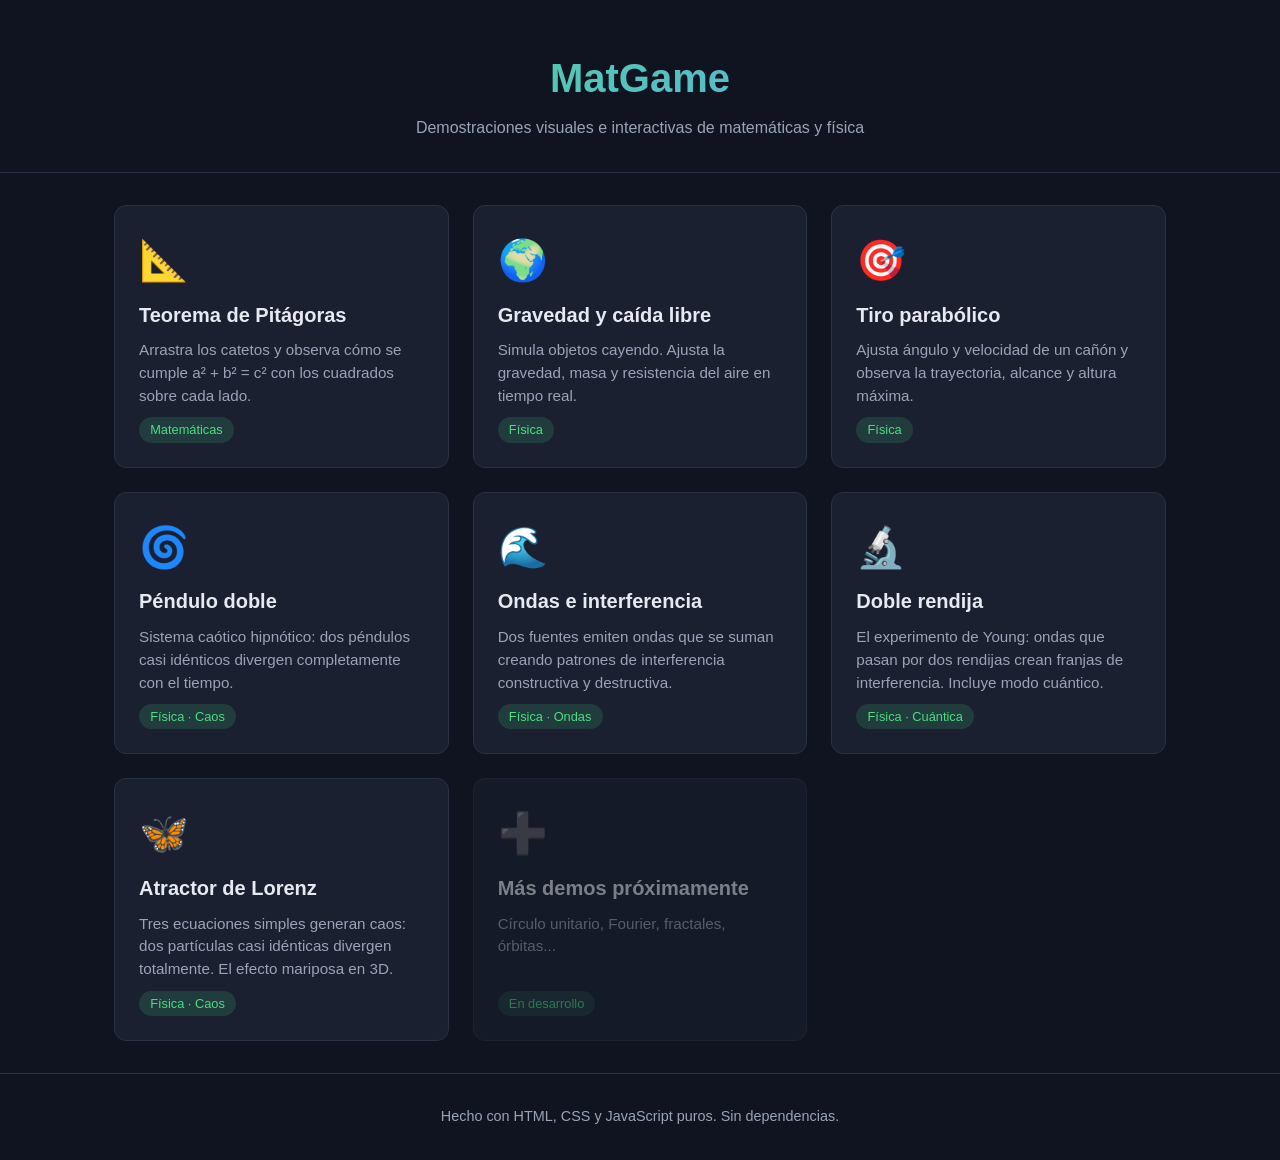
<file: index.html>
<!DOCTYPE html>
<html lang="es">
<head>
<meta charset="UTF-8">
<meta name="viewport" content="width=device-width, initial-scale=1.0">
<title>MatGame — Demostraciones Interactivas</title>
<link rel="stylesheet" href="styles.css">
</head>
<body>
<header>
  <h1>MatGame</h1>
  <p class="subtitle">Demostraciones visuales e interactivas de matemáticas y física</p>
</header>

<main class="grid">
  <a class="card" href="demos/pitagoras.html">
    <div class="card-icon">📐</div>
    <h2>Teorema de Pitágoras</h2>
    <p>Arrastra los catetos y observa cómo se cumple a² + b² = c² con los cuadrados sobre cada lado.</p>
    <span class="tag">Matemáticas</span>
  </a>

  <a class="card" href="demos/gravedad.html">
    <div class="card-icon">🌍</div>
    <h2>Gravedad y caída libre</h2>
    <p>Simula objetos cayendo. Ajusta la gravedad, masa y resistencia del aire en tiempo real.</p>
    <span class="tag">Física</span>
  </a>

  <a class="card" href="demos/parabolico.html">
    <div class="card-icon">🎯</div>
    <h2>Tiro parabólico</h2>
    <p>Ajusta ángulo y velocidad de un cañón y observa la trayectoria, alcance y altura máxima.</p>
    <span class="tag">Física</span>
  </a>

  <a class="card" href="demos/pendulo.html">
    <div class="card-icon">🌀</div>
    <h2>Péndulo doble</h2>
    <p>Sistema caótico hipnótico: dos péndulos casi idénticos divergen completamente con el tiempo.</p>
    <span class="tag">Física · Caos</span>
  </a>

  <a class="card" href="demos/ondas.html">
    <div class="card-icon">🌊</div>
    <h2>Ondas e interferencia</h2>
    <p>Dos fuentes emiten ondas que se suman creando patrones de interferencia constructiva y destructiva.</p>
    <span class="tag">Física · Ondas</span>
  </a>

  <a class="card" href="demos/rendija.html">
    <div class="card-icon">🔬</div>
    <h2>Doble rendija</h2>
    <p>El experimento de Young: ondas que pasan por dos rendijas crean franjas de interferencia. Incluye modo cuántico.</p>
    <span class="tag">Física · Cuántica</span>
  </a>

  <a class="card" href="demos/lorenz.html">
    <div class="card-icon">🦋</div>
    <h2>Atractor de Lorenz</h2>
    <p>Tres ecuaciones simples generan caos: dos partículas casi idénticas divergen totalmente. El efecto mariposa en 3D.</p>
    <span class="tag">Física · Caos</span>
  </a>

  <div class="card card-disabled">
    <div class="card-icon">➕</div>
    <h2>Más demos próximamente</h2>
    <p>Círculo unitario, Fourier, fractales, órbitas...</p>
    <span class="tag">En desarrollo</span>
  </div>
</main>

<footer>
  <p>Hecho con HTML, CSS y JavaScript puros. Sin dependencias.</p>
</footer>
</body>
</html>
</file>
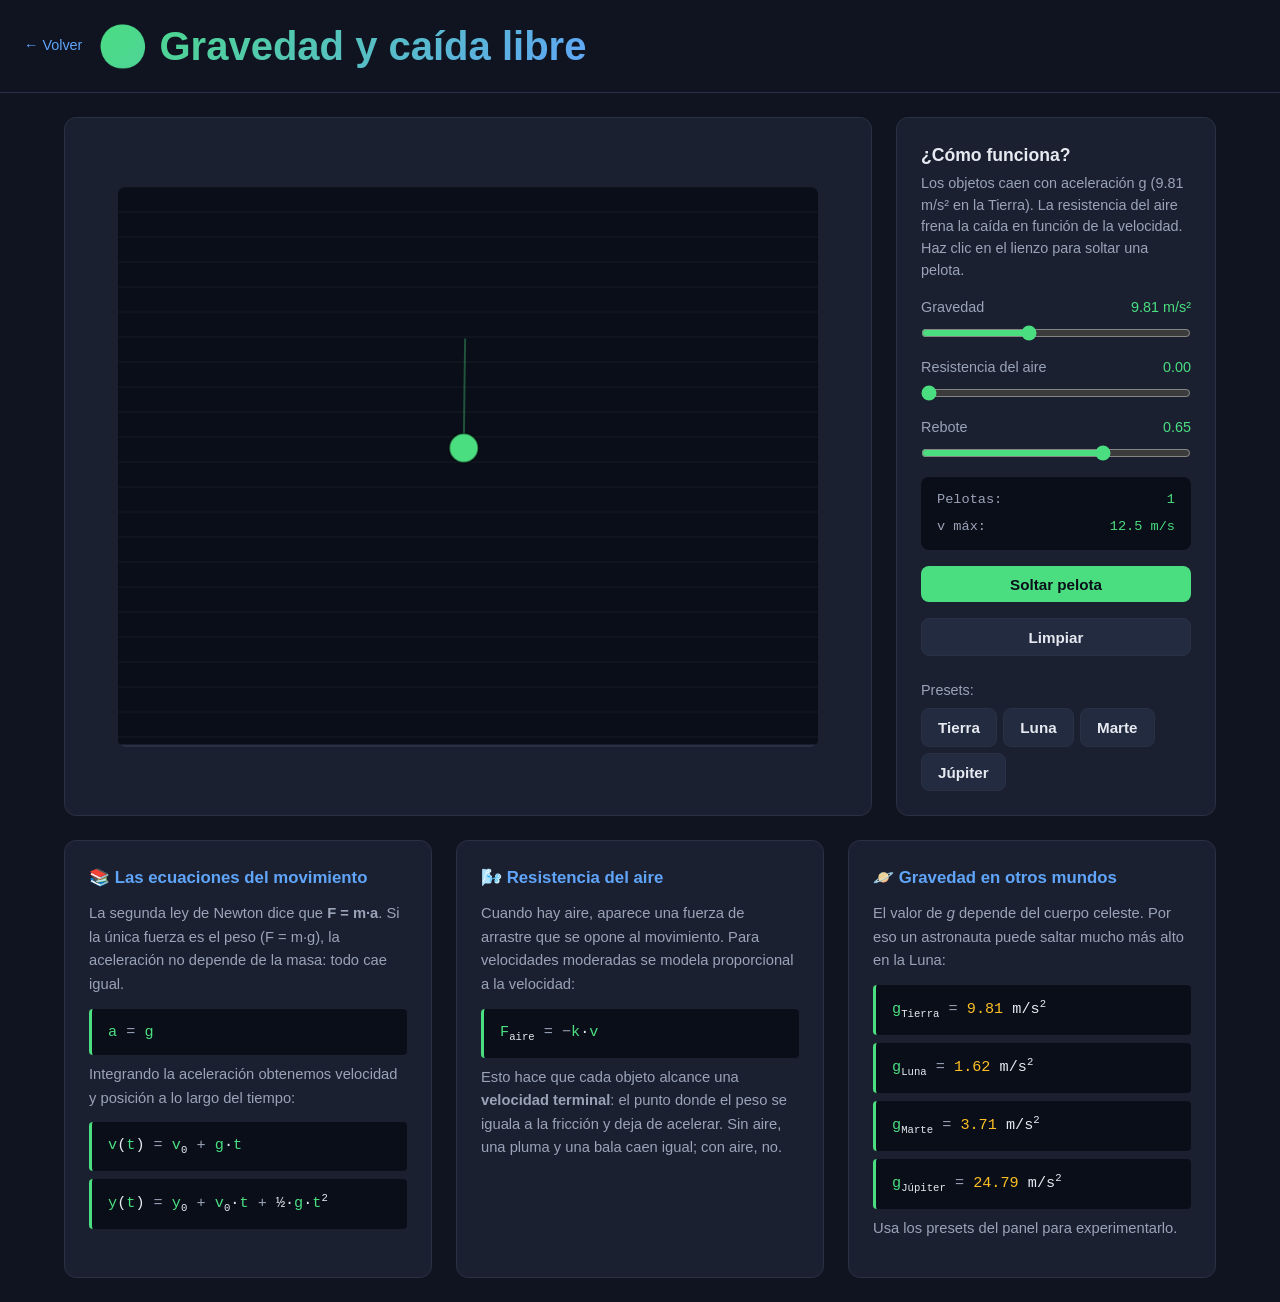
<file: demos/gravedad.html>
<!DOCTYPE html>
<html lang="es">
<head>
<meta charset="UTF-8">
<meta name="viewport" content="width=device-width, initial-scale=1.0">
<title>Gravedad — MatGame</title>
<link rel="stylesheet" href="../styles.css">
</head>
<body>
<header class="demo-header">
  <a href="../index.html" class="back-link">← Volver</a>
  <h1>🌍 Gravedad y caída libre</h1>
</header>

<main class="demo-layout">
  <div class="canvas-wrap">
    <canvas id="canvas" width="700" height="560"></canvas>
  </div>

  <aside class="controls">
    <div>
      <h3>¿Cómo funciona?</h3>
      <p class="description">
        Los objetos caen con aceleración g (9.81 m/s² en la Tierra). La resistencia del aire
        frena la caída en función de la velocidad. Haz clic en el lienzo para soltar una pelota.
      </p>
    </div>

    <div class="control-group">
      <label>Gravedad <span id="g-val">9.81 m/s²</span></label>
      <input type="range" id="g" min="0" max="25" step="0.1" value="9.81">
    </div>
    <div class="control-group">
      <label>Resistencia del aire <span id="d-val">0.00</span></label>
      <input type="range" id="drag" min="0" max="0.05" step="0.001" value="0">
    </div>
    <div class="control-group">
      <label>Rebote <span id="b-val">0.65</span></label>
      <input type="range" id="bounce" min="0" max="0.95" step="0.05" value="0.65">
    </div>

    <div class="stats">
      <span class="label">Pelotas:</span><span class="value" id="count">0</span>
      <span class="label">v máx:</span><span class="value" id="vmax">0 m/s</span>
    </div>

    <button id="add">Soltar pelota</button>
    <button class="secondary" id="clear">Limpiar</button>

    <div>
      <p class="description" style="margin-top:0.5rem">
        Presets:
      </p>
      <div style="display:flex; gap:0.4rem; flex-wrap:wrap; margin-top:0.4rem">
        <button class="secondary" data-g="9.81">Tierra</button>
        <button class="secondary" data-g="1.62">Luna</button>
        <button class="secondary" data-g="3.71">Marte</button>
        <button class="secondary" data-g="24.79">Júpiter</button>
      </div>
    </div>
  </aside>
</main>

<section class="theory">
  <div class="theory-card">
    <h3>📚 Las ecuaciones del movimiento</h3>
    <p>La segunda ley de Newton dice que <strong>F = m·a</strong>. Si la única fuerza es el peso (F = m·g), la aceleración no depende de la masa: todo cae igual.</p>
    <div class="formula"><span class="var">a</span> <span class="op">=</span> <span class="var">g</span></div>
    <p>Integrando la aceleración obtenemos velocidad y posición a lo largo del tiempo:</p>
    <div class="formula"><span class="var">v</span>(<span class="var">t</span>) <span class="op">=</span> <span class="var">v</span><sub>0</sub> <span class="op">+</span> <span class="var">g</span>·<span class="var">t</span></div>
    <div class="formula"><span class="var">y</span>(<span class="var">t</span>) <span class="op">=</span> <span class="var">y</span><sub>0</sub> <span class="op">+</span> <span class="var">v</span><sub>0</sub>·<span class="var">t</span> <span class="op">+</span> ½·<span class="var">g</span>·<span class="var">t</span><sup>2</sup></div>
  </div>

  <div class="theory-card">
    <h3>🌬️ Resistencia del aire</h3>
    <p>Cuando hay aire, aparece una fuerza de arrastre que se opone al movimiento. Para velocidades moderadas se modela proporcional a la velocidad:</p>
    <div class="formula"><span class="var">F</span><sub>aire</sub> <span class="op">= −</span><span class="var">k</span>·<span class="var">v</span></div>
    <p>Esto hace que cada objeto alcance una <strong>velocidad terminal</strong>: el punto donde el peso se iguala a la fricción y deja de acelerar. Sin aire, una pluma y una bala caen igual; con aire, no.</p>
  </div>

  <div class="theory-card">
    <h3>🪐 Gravedad en otros mundos</h3>
    <p>El valor de <em>g</em> depende del cuerpo celeste. Por eso un astronauta puede saltar mucho más alto en la Luna:</p>
    <div class="formula"><span class="var">g</span><sub>Tierra</sub> <span class="op">=</span> <span class="num">9.81</span> m/s<sup>2</sup></div>
    <div class="formula"><span class="var">g</span><sub>Luna</sub> <span class="op">=</span> <span class="num">1.62</span> m/s<sup>2</sup></div>
    <div class="formula"><span class="var">g</span><sub>Marte</sub> <span class="op">=</span> <span class="num">3.71</span> m/s<sup>2</sup></div>
    <div class="formula"><span class="var">g</span><sub>Júpiter</sub> <span class="op">=</span> <span class="num">24.79</span> m/s<sup>2</sup></div>
    <p>Usa los presets del panel para experimentarlo.</p>
  </div>
</section>

<script src="gravedad.js"></script>
</body>
</html>
</file>
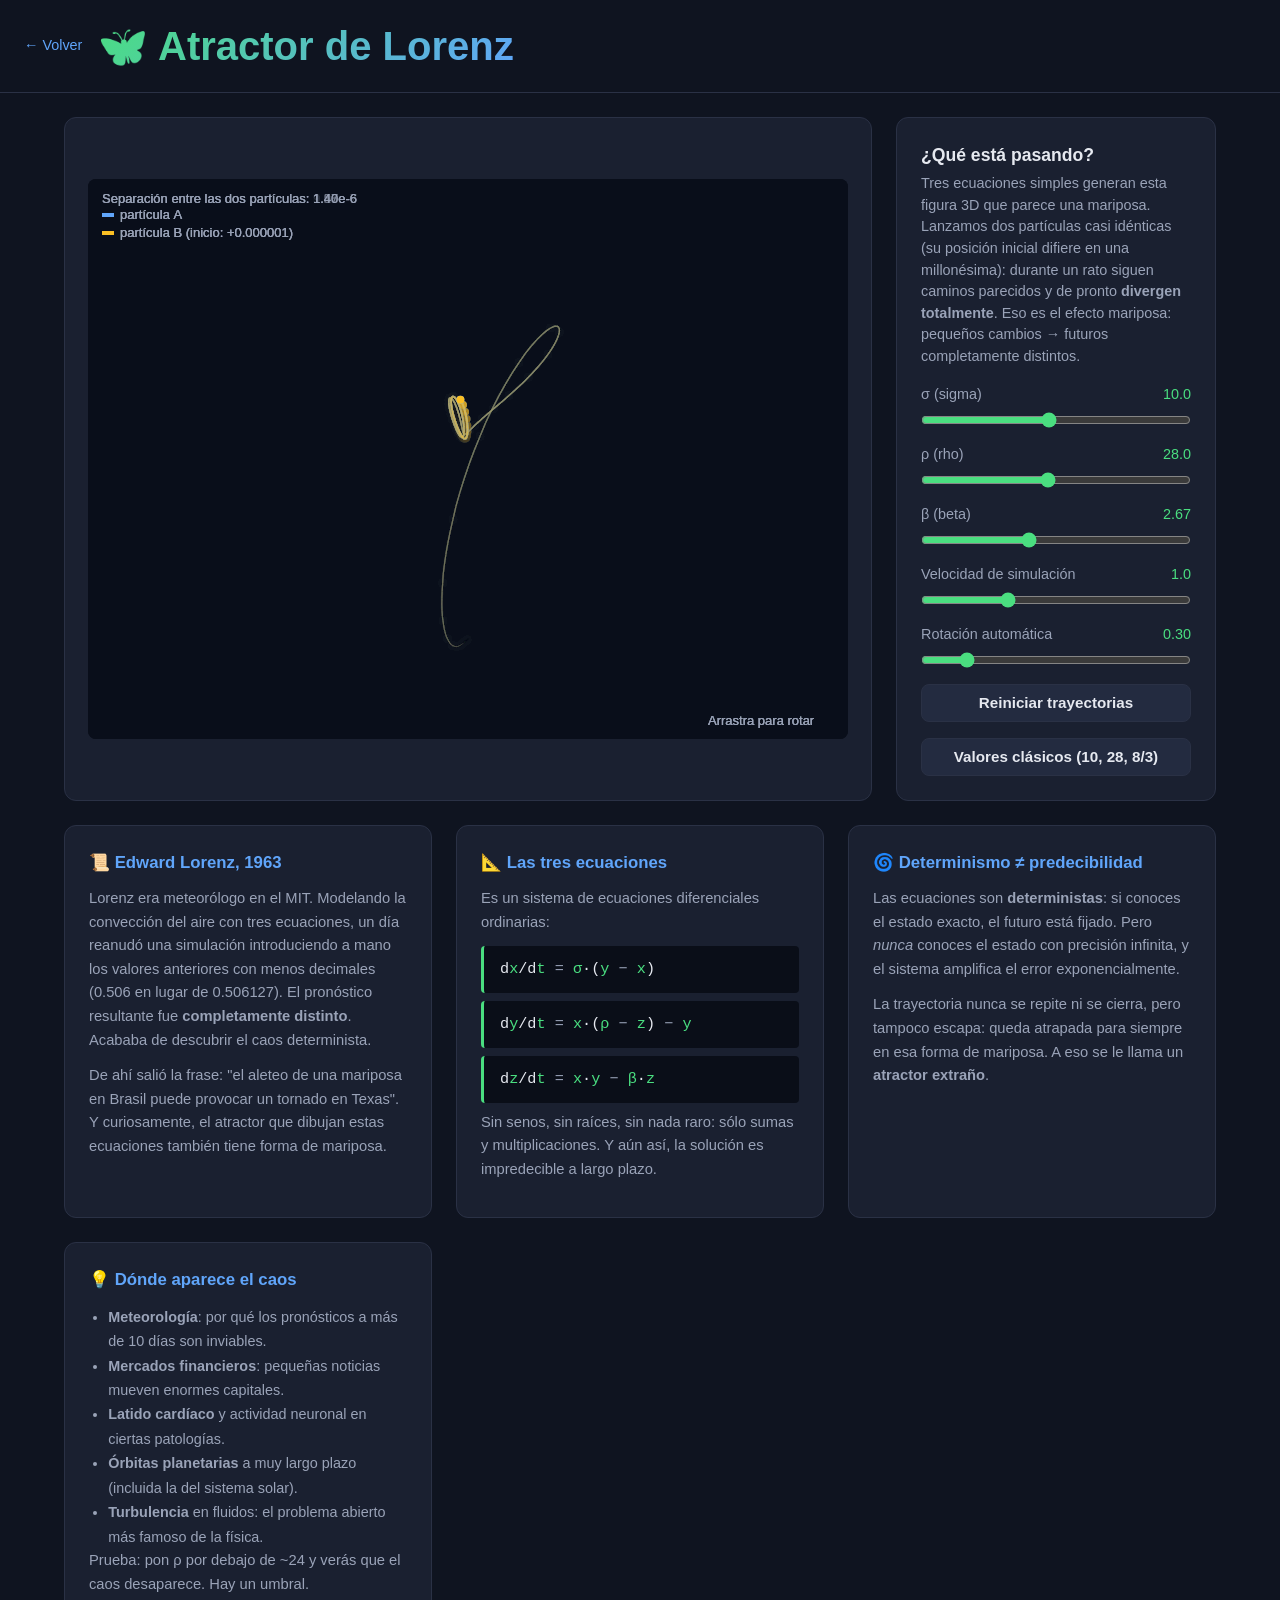
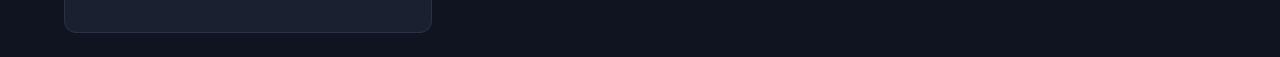
<file: demos/lorenz.html>
<!DOCTYPE html>
<html lang="es">
<head>
<meta charset="UTF-8">
<meta name="viewport" content="width=device-width, initial-scale=1.0">
<title>Atractor de Lorenz — MatGame</title>
<link rel="stylesheet" href="../styles.css">
</head>
<body>
<header class="demo-header">
  <a href="../index.html" class="back-link">← Volver</a>
  <h1>🦋 Atractor de Lorenz</h1>
</header>

<main class="demo-layout">
  <div class="canvas-wrap">
    <canvas id="canvas" width="760" height="560"></canvas>
  </div>

  <aside class="controls">
    <div>
      <h3>¿Qué está pasando?</h3>
      <p class="description">
        Tres ecuaciones simples generan esta figura 3D que parece una mariposa. Lanzamos
        dos partículas casi idénticas (su posición inicial difiere en una millonésima):
        durante un rato siguen caminos parecidos y de pronto <strong>divergen totalmente</strong>.
        Eso es el efecto mariposa: pequeños cambios → futuros completamente distintos.
      </p>
    </div>

    <div class="control-group">
      <label>σ (sigma) <span id="sg-val">10.0</span></label>
      <input type="range" id="sg" min="1" max="20" step="0.1" value="10">
    </div>
    <div class="control-group">
      <label>ρ (rho) <span id="rh-val">28.0</span></label>
      <input type="range" id="rh" min="0" max="60" step="0.1" value="28">
    </div>
    <div class="control-group">
      <label>β (beta) <span id="bt-val">2.67</span></label>
      <input type="range" id="bt" min="0.5" max="6" step="0.01" value="2.67">
    </div>
    <div class="control-group">
      <label>Velocidad de simulación <span id="sp-val">1.0</span></label>
      <input type="range" id="sp" min="0.1" max="3" step="0.1" value="1">
    </div>
    <div class="control-group">
      <label>Rotación automática <span id="rot-val">0.30</span></label>
      <input type="range" id="rot" min="0" max="2" step="0.05" value="0.3">
    </div>

    <button class="secondary" id="reset">Reiniciar trayectorias</button>
    <button class="secondary" id="preset">Valores clásicos (10, 28, 8/3)</button>
  </aside>
</main>

<section class="theory">
  <div class="theory-card">
    <h3>📜 Edward Lorenz, 1963</h3>
    <p>
      Lorenz era meteorólogo en el MIT. Modelando la convección del aire con tres ecuaciones,
      un día reanudó una simulación introduciendo a mano los valores anteriores con menos
      decimales (0.506 en lugar de 0.506127). El pronóstico resultante fue <strong>completamente
      distinto</strong>. Acababa de descubrir el caos determinista.
    </p>
    <p>
      De ahí salió la frase: "el aleteo de una mariposa en Brasil puede provocar un tornado
      en Texas". Y curiosamente, el atractor que dibujan estas ecuaciones también tiene
      forma de mariposa.
    </p>
  </div>

  <div class="theory-card">
    <h3>📐 Las tres ecuaciones</h3>
    <p>Es un sistema de ecuaciones diferenciales ordinarias:</p>
    <div class="formula">d<span class="var">x</span>/d<span class="var">t</span> <span class="op">=</span> <span class="var">σ</span>·(<span class="var">y</span> <span class="op">−</span> <span class="var">x</span>)</div>
    <div class="formula">d<span class="var">y</span>/d<span class="var">t</span> <span class="op">=</span> <span class="var">x</span>·(<span class="var">ρ</span> <span class="op">−</span> <span class="var">z</span>) <span class="op">−</span> <span class="var">y</span></div>
    <div class="formula">d<span class="var">z</span>/d<span class="var">t</span> <span class="op">=</span> <span class="var">x</span>·<span class="var">y</span> <span class="op">−</span> <span class="var">β</span>·<span class="var">z</span></div>
    <p>
      Sin senos, sin raíces, sin nada raro: sólo sumas y multiplicaciones. Y aún así, la
      solución es impredecible a largo plazo.
    </p>
  </div>

  <div class="theory-card">
    <h3>🌀 Determinismo ≠ predecibilidad</h3>
    <p>
      Las ecuaciones son <strong>deterministas</strong>: si conoces el estado exacto, el
      futuro está fijado. Pero <em>nunca</em> conoces el estado con precisión infinita,
      y el sistema amplifica el error exponencialmente.
    </p>
    <p>
      La trayectoria nunca se repite ni se cierra, pero tampoco escapa: queda atrapada
      para siempre en esa forma de mariposa. A eso se le llama un <strong>atractor extraño</strong>.
    </p>
  </div>

  <div class="theory-card">
    <h3>💡 Dónde aparece el caos</h3>
    <ul style="color:var(--text-dim); font-size:0.9rem; margin-left:1.2rem; line-height:1.7;">
      <li><strong>Meteorología</strong>: por qué los pronósticos a más de 10 días son inviables.</li>
      <li><strong>Mercados financieros</strong>: pequeñas noticias mueven enormes capitales.</li>
      <li><strong>Latido cardíaco</strong> y actividad neuronal en ciertas patologías.</li>
      <li><strong>Órbitas planetarias</strong> a muy largo plazo (incluida la del sistema solar).</li>
      <li><strong>Turbulencia</strong> en fluidos: el problema abierto más famoso de la física.</li>
    </ul>
    <p>Prueba: pon ρ por debajo de ~24 y verás que el caos desaparece. Hay un umbral.</p>
  </div>
</section>

<script src="lorenz.js"></script>
</body>
</html>
</file>
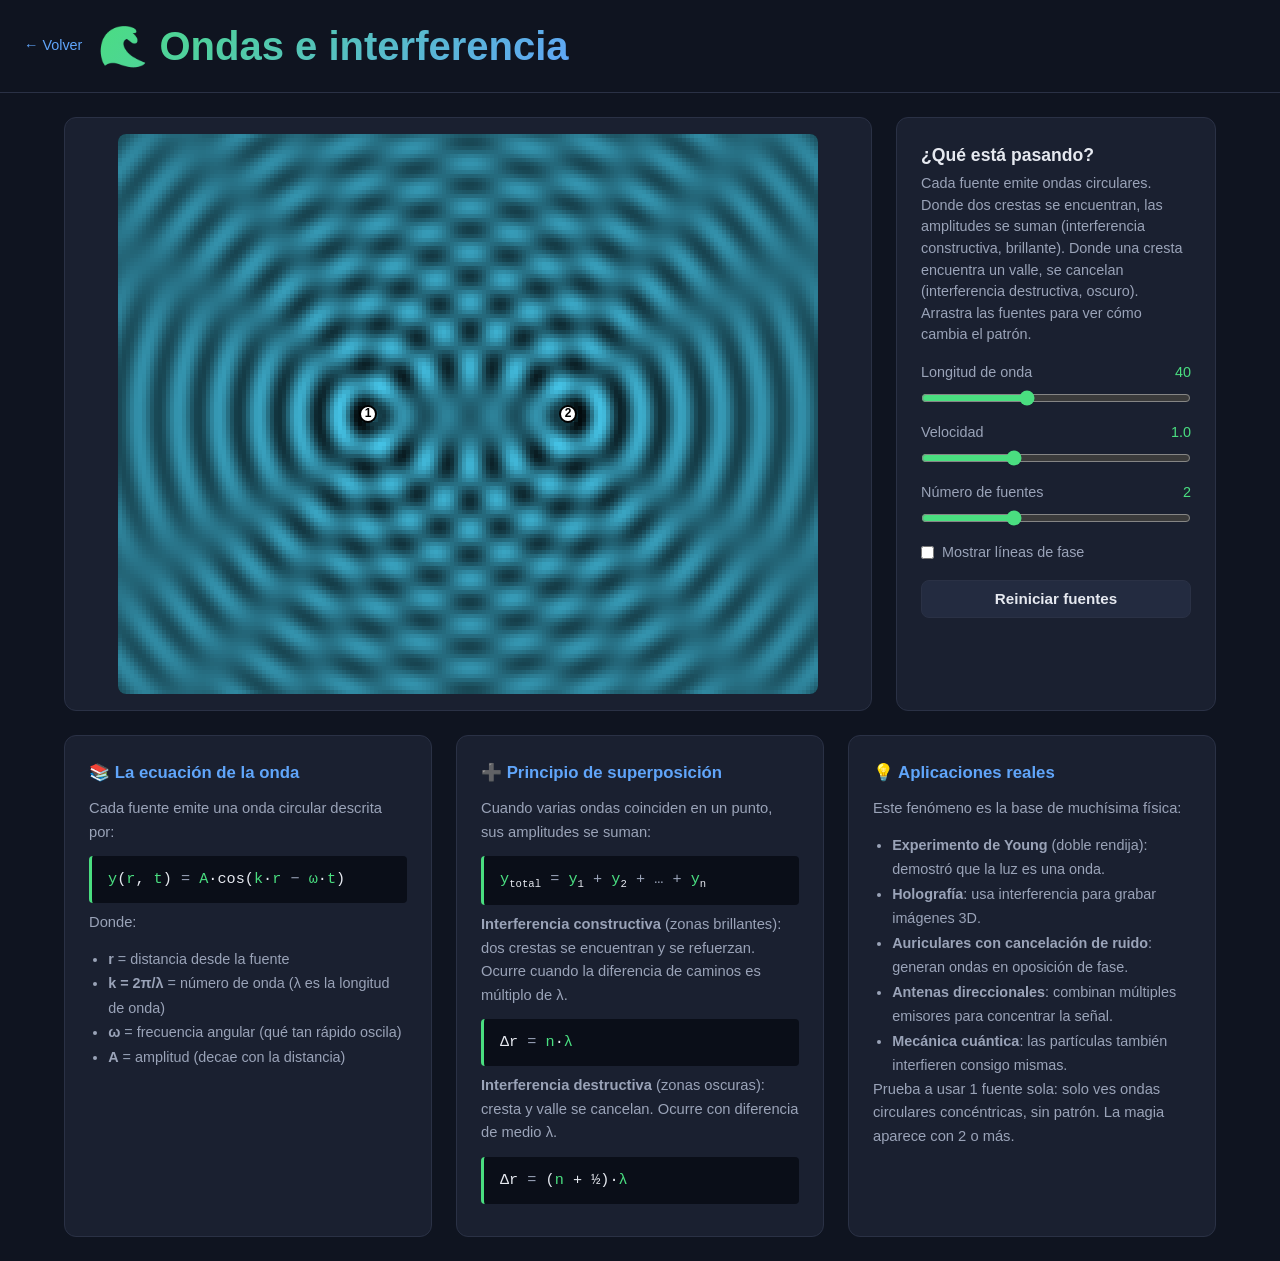
<file: demos/ondas.html>
<!DOCTYPE html>
<html lang="es">
<head>
<meta charset="UTF-8">
<meta name="viewport" content="width=device-width, initial-scale=1.0">
<title>Ondas e interferencia — MatGame</title>
<link rel="stylesheet" href="../styles.css">
</head>
<body>
<header class="demo-header">
  <a href="../index.html" class="back-link">← Volver</a>
  <h1>🌊 Ondas e interferencia</h1>
</header>

<main class="demo-layout">
  <div class="canvas-wrap">
    <canvas id="canvas" width="700" height="560"></canvas>
  </div>

  <aside class="controls">
    <div>
      <h3>¿Qué está pasando?</h3>
      <p class="description">
        Cada fuente emite ondas circulares. Donde dos crestas se encuentran, las amplitudes
        se suman (interferencia constructiva, brillante). Donde una cresta encuentra un
        valle, se cancelan (interferencia destructiva, oscuro). Arrastra las fuentes para
        ver cómo cambia el patrón.
      </p>
    </div>

    <div class="control-group">
      <label>Longitud de onda <span id="wl-val">40</span></label>
      <input type="range" id="wl" min="15" max="80" step="1" value="40">
    </div>
    <div class="control-group">
      <label>Velocidad <span id="sp-val">1.0</span></label>
      <input type="range" id="sp" min="0" max="3" step="0.1" value="1">
    </div>
    <div class="control-group">
      <label>Número de fuentes <span id="ns-val">2</span></label>
      <input type="range" id="ns" min="1" max="4" step="1" value="2">
    </div>

    <label style="display:flex;align-items:center;gap:0.5rem;color:var(--text-dim);font-size:0.9rem">
      <input type="checkbox" id="lines">
      Mostrar líneas de fase
    </label>

    <button class="secondary" id="reset">Reiniciar fuentes</button>
  </aside>
</main>

<section class="theory">
  <div class="theory-card">
    <h3>📚 La ecuación de la onda</h3>
    <p>Cada fuente emite una onda circular descrita por:</p>
    <div class="formula"><span class="var">y</span>(<span class="var">r</span>, <span class="var">t</span>) <span class="op">=</span> <span class="var">A</span>·cos(<span class="var">k</span>·<span class="var">r</span> <span class="op">−</span> <span class="var">ω</span>·<span class="var">t</span>)</div>
    <p>Donde:</p>
    <ul style="color:var(--text-dim); font-size:0.9rem; margin-left:1.2rem; line-height:1.7;">
      <li><strong>r</strong> = distancia desde la fuente</li>
      <li><strong>k = 2π/λ</strong> = número de onda (λ es la longitud de onda)</li>
      <li><strong>ω</strong> = frecuencia angular (qué tan rápido oscila)</li>
      <li><strong>A</strong> = amplitud (decae con la distancia)</li>
    </ul>
  </div>

  <div class="theory-card">
    <h3>➕ Principio de superposición</h3>
    <p>Cuando varias ondas coinciden en un punto, sus amplitudes se suman:</p>
    <div class="formula"><span class="var">y</span><sub>total</sub> <span class="op">=</span> <span class="var">y</span><sub>1</sub> <span class="op">+</span> <span class="var">y</span><sub>2</sub> <span class="op">+ … +</span> <span class="var">y</span><sub>n</sub></div>
    <p><strong>Interferencia constructiva</strong> (zonas brillantes): dos crestas se encuentran y se refuerzan. Ocurre cuando la diferencia de caminos es múltiplo de λ.</p>
    <div class="formula">Δr <span class="op">=</span> <span class="var">n</span>·<span class="var">λ</span></div>
    <p><strong>Interferencia destructiva</strong> (zonas oscuras): cresta y valle se cancelan. Ocurre con diferencia de medio λ.</p>
    <div class="formula">Δr <span class="op">=</span> (<span class="var">n</span> + ½)·<span class="var">λ</span></div>
  </div>

  <div class="theory-card">
    <h3>💡 Aplicaciones reales</h3>
    <p>Este fenómeno es la base de muchísima física:</p>
    <ul style="color:var(--text-dim); font-size:0.9rem; margin-left:1.2rem; line-height:1.7;">
      <li><strong>Experimento de Young</strong> (doble rendija): demostró que la luz es una onda.</li>
      <li><strong>Holografía</strong>: usa interferencia para grabar imágenes 3D.</li>
      <li><strong>Auriculares con cancelación de ruido</strong>: generan ondas en oposición de fase.</li>
      <li><strong>Antenas direccionales</strong>: combinan múltiples emisores para concentrar la señal.</li>
      <li><strong>Mecánica cuántica</strong>: las partículas también interfieren consigo mismas.</li>
    </ul>
    <p>Prueba a usar 1 fuente sola: solo ves ondas circulares concéntricas, sin patrón. La magia aparece con 2 o más.</p>
  </div>
</section>

<script src="ondas.js"></script>
</body>
</html>
</file>
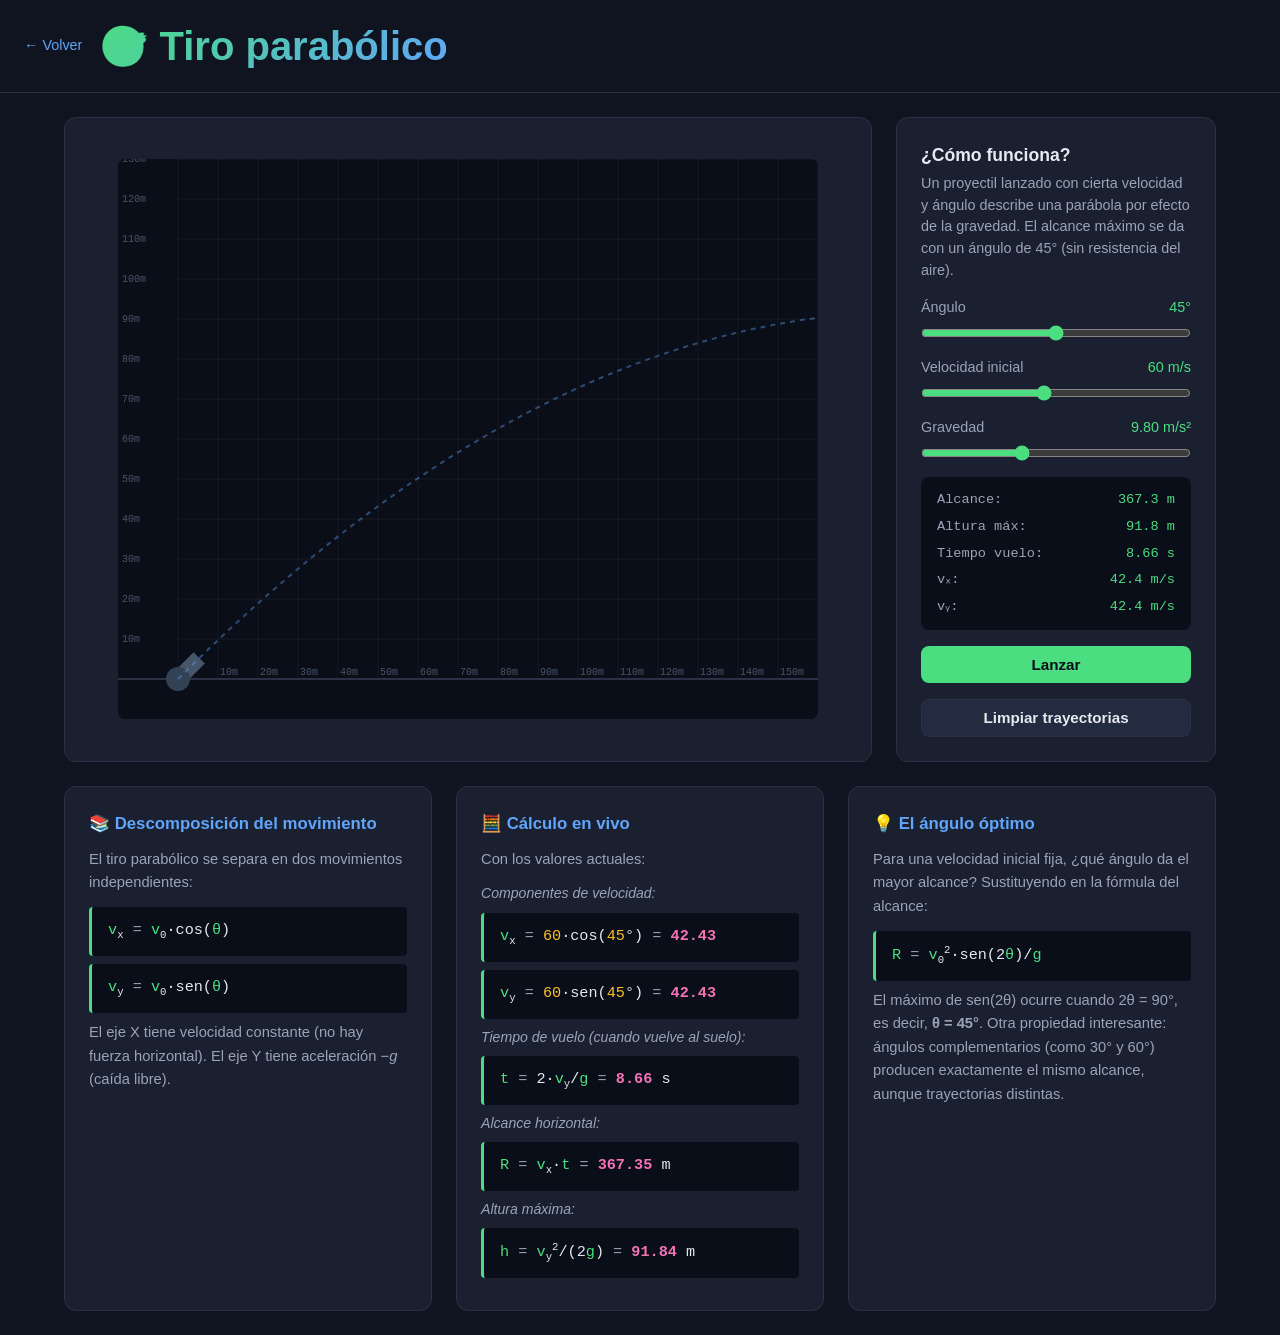
<file: demos/parabolico.html>
<!DOCTYPE html>
<html lang="es">
<head>
<meta charset="UTF-8">
<meta name="viewport" content="width=device-width, initial-scale=1.0">
<title>Tiro parabólico — MatGame</title>
<link rel="stylesheet" href="../styles.css">
</head>
<body>
<header class="demo-header">
  <a href="../index.html" class="back-link">← Volver</a>
  <h1>🎯 Tiro parabólico</h1>
</header>

<main class="demo-layout">
  <div class="canvas-wrap">
    <canvas id="canvas" width="700" height="560"></canvas>
  </div>

  <aside class="controls">
    <div>
      <h3>¿Cómo funciona?</h3>
      <p class="description">
        Un proyectil lanzado con cierta velocidad y ángulo describe una parábola por efecto de
        la gravedad. El alcance máximo se da con un ángulo de 45° (sin resistencia del aire).
      </p>
    </div>

    <div class="control-group">
      <label>Ángulo <span id="ang-val">45°</span></label>
      <input type="range" id="ang" min="0" max="90" step="1" value="45">
    </div>
    <div class="control-group">
      <label>Velocidad inicial <span id="vel-val">60 m/s</span></label>
      <input type="range" id="vel" min="10" max="120" step="1" value="60">
    </div>
    <div class="control-group">
      <label>Gravedad <span id="g-val">9.81 m/s²</span></label>
      <input type="range" id="g" min="1" max="25" step="0.1" value="9.81">
    </div>

    <div class="stats">
      <span class="label">Alcance:</span><span class="value" id="range-val">0 m</span>
      <span class="label">Altura máx:</span><span class="value" id="hmax">0 m</span>
      <span class="label">Tiempo vuelo:</span><span class="value" id="tflight">0 s</span>
      <span class="label">vₓ:</span><span class="value" id="vx">0 m/s</span>
      <span class="label">vᵧ:</span><span class="value" id="vy">0 m/s</span>
    </div>

    <button id="launch">Lanzar</button>
    <button class="secondary" id="clear">Limpiar trayectorias</button>
  </aside>
</main>

<section class="theory">
  <div class="theory-card">
    <h3>📚 Descomposición del movimiento</h3>
    <p>El tiro parabólico se separa en dos movimientos independientes:</p>
    <div class="formula"><span class="var">v</span><sub>x</sub> <span class="op">=</span> <span class="var">v</span><sub>0</sub>·cos(<span class="var">θ</span>)</div>
    <div class="formula"><span class="var">v</span><sub>y</sub> <span class="op">=</span> <span class="var">v</span><sub>0</sub>·sen(<span class="var">θ</span>)</div>
    <p>El eje X tiene velocidad constante (no hay fuerza horizontal). El eje Y tiene aceleración −<em>g</em> (caída libre).</p>
  </div>

  <div class="theory-card">
    <h3>🧮 Cálculo en vivo</h3>
    <p>Con los valores actuales:</p>
    <div class="step">Componentes de velocidad:</div>
    <div class="formula"><span class="var">v</span><sub>x</sub> <span class="op">=</span> <span class="num" id="liv-v0">0</span>·cos(<span class="num" id="liv-ang">0</span>°) <span class="op">=</span> <span class="res" id="liv-vx">0</span></div>
    <div class="formula"><span class="var">v</span><sub>y</sub> <span class="op">=</span> <span class="num" id="liv-v0b">0</span>·sen(<span class="num" id="liv-angb">0</span>°) <span class="op">=</span> <span class="res" id="liv-vy">0</span></div>
    <div class="step">Tiempo de vuelo (cuando vuelve al suelo):</div>
    <div class="formula"><span class="var">t</span> <span class="op">=</span> 2·<span class="var">v</span><sub>y</sub>/<span class="var">g</span> <span class="op">=</span> <span class="res" id="liv-t">0</span> s</div>
    <div class="step">Alcance horizontal:</div>
    <div class="formula"><span class="var">R</span> <span class="op">=</span> <span class="var">v</span><sub>x</sub>·<span class="var">t</span> <span class="op">=</span> <span class="res" id="liv-r">0</span> m</div>
    <div class="step">Altura máxima:</div>
    <div class="formula"><span class="var">h</span> <span class="op">=</span> <span class="var">v</span><sub>y</sub><sup>2</sup>/(2<span class="var">g</span>) <span class="op">=</span> <span class="res" id="liv-h">0</span> m</div>
  </div>

  <div class="theory-card">
    <h3>💡 El ángulo óptimo</h3>
    <p>Para una velocidad inicial fija, ¿qué ángulo da el mayor alcance? Sustituyendo en la fórmula del alcance:</p>
    <div class="formula"><span class="var">R</span> <span class="op">=</span> <span class="var">v</span><sub>0</sub><sup>2</sup>·sen(2<span class="var">θ</span>)/<span class="var">g</span></div>
    <p>El máximo de sen(2θ) ocurre cuando 2θ = 90°, es decir, <strong>θ = 45°</strong>. Otra propiedad interesante: ángulos complementarios (como 30° y 60°) producen exactamente el mismo alcance, aunque trayectorias distintas.</p>
  </div>
</section>

<script src="parabolico.js"></script>
</body>
</html>
</file>
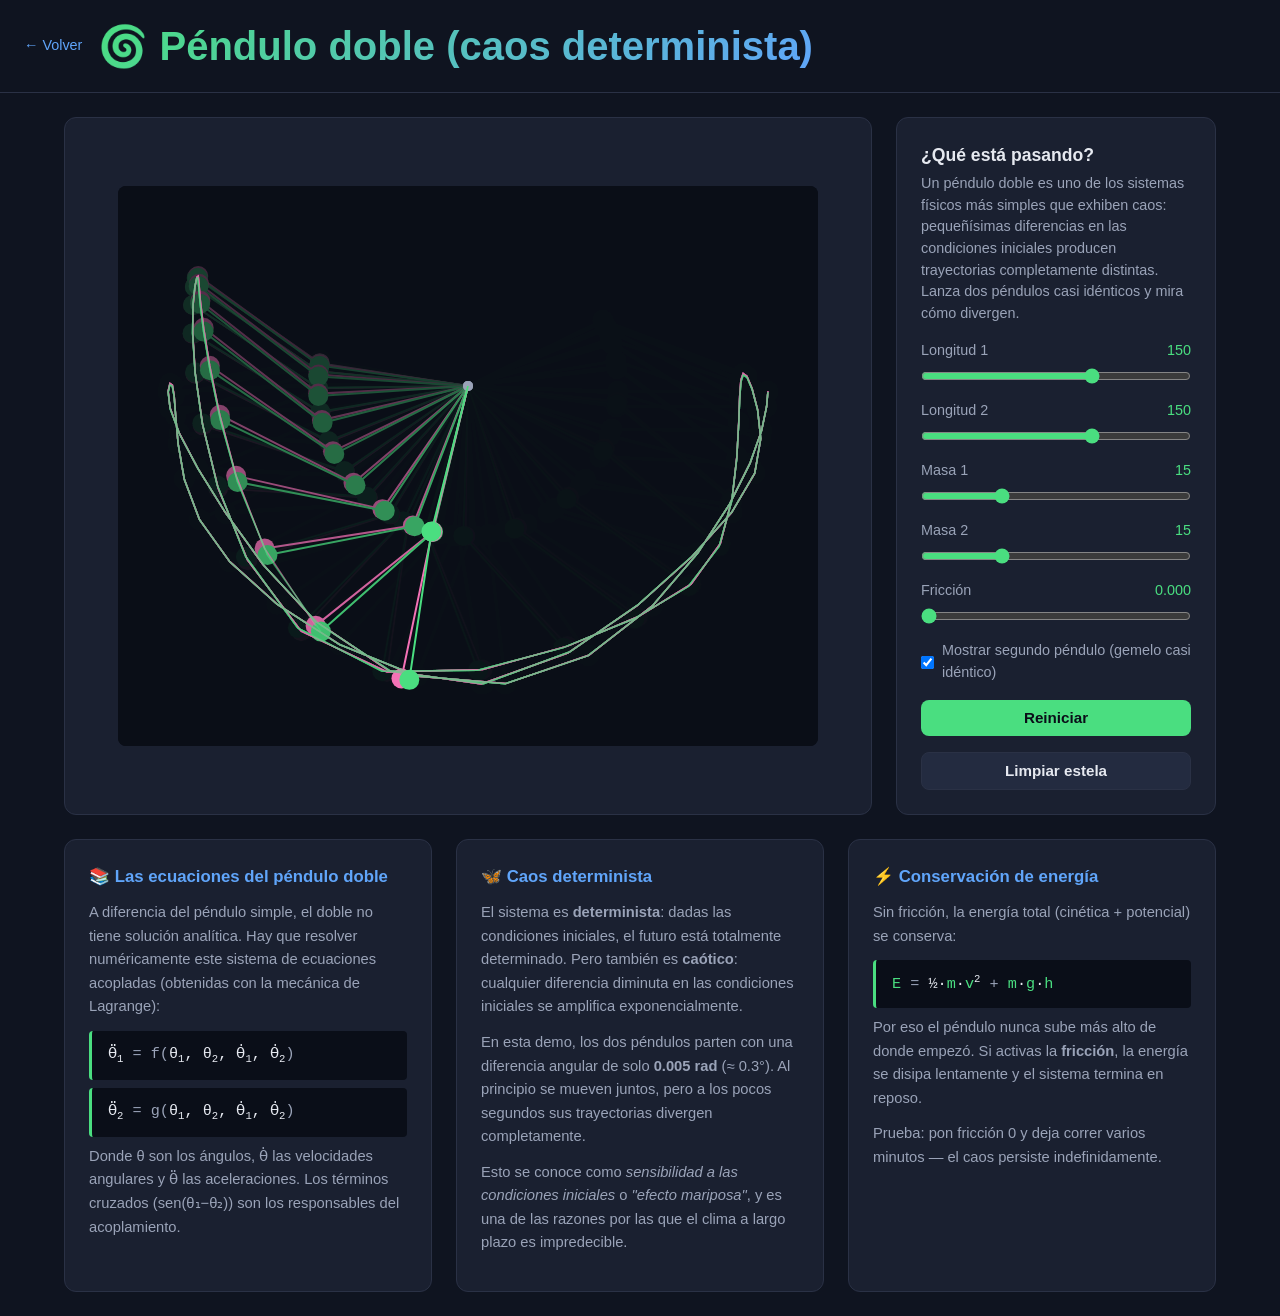
<file: demos/pendulo.html>
<!DOCTYPE html>
<html lang="es">
<head>
<meta charset="UTF-8">
<meta name="viewport" content="width=device-width, initial-scale=1.0">
<title>Péndulo doble — MatGame</title>
<link rel="stylesheet" href="../styles.css">
</head>
<body>
<header class="demo-header">
  <a href="../index.html" class="back-link">← Volver</a>
  <h1>🌀 Péndulo doble (caos determinista)</h1>
</header>

<main class="demo-layout">
  <div class="canvas-wrap">
    <canvas id="canvas" width="700" height="560"></canvas>
  </div>

  <aside class="controls">
    <div>
      <h3>¿Qué está pasando?</h3>
      <p class="description">
        Un péndulo doble es uno de los sistemas físicos más simples que exhiben caos:
        pequeñísimas diferencias en las condiciones iniciales producen trayectorias
        completamente distintas. Lanza dos péndulos casi idénticos y mira cómo divergen.
      </p>
    </div>

    <div class="control-group">
      <label>Longitud 1 <span id="l1-val">150</span></label>
      <input type="range" id="l1" min="60" max="200" step="1" value="150">
    </div>
    <div class="control-group">
      <label>Longitud 2 <span id="l2-val">150</span></label>
      <input type="range" id="l2" min="60" max="200" step="1" value="150">
    </div>
    <div class="control-group">
      <label>Masa 1 <span id="m1-val">15</span></label>
      <input type="range" id="m1" min="5" max="40" step="1" value="15">
    </div>
    <div class="control-group">
      <label>Masa 2 <span id="m2-val">15</span></label>
      <input type="range" id="m2" min="5" max="40" step="1" value="15">
    </div>
    <div class="control-group">
      <label>Fricción <span id="fr-val">0.000</span></label>
      <input type="range" id="fr" min="0" max="0.01" step="0.0005" value="0">
    </div>

    <label style="display:flex;align-items:center;gap:0.5rem;color:var(--text-dim);font-size:0.9rem">
      <input type="checkbox" id="show-twin" checked>
      Mostrar segundo péndulo (gemelo casi idéntico)
    </label>

    <button id="reset">Reiniciar</button>
    <button class="secondary" id="clear-trail">Limpiar estela</button>
  </aside>
</main>

<section class="theory">
  <div class="theory-card">
    <h3>📚 Las ecuaciones del péndulo doble</h3>
    <p>A diferencia del péndulo simple, el doble no tiene solución analítica. Hay que resolver numéricamente este sistema de ecuaciones acopladas (obtenidas con la mecánica de Lagrange):</p>
    <div class="formula">θ̈<sub>1</sub> <span class="op">= f(</span>θ<sub>1</sub>, θ<sub>2</sub>, θ̇<sub>1</sub>, θ̇<sub>2</sub><span class="op">)</span></div>
    <div class="formula">θ̈<sub>2</sub> <span class="op">= g(</span>θ<sub>1</sub>, θ<sub>2</sub>, θ̇<sub>1</sub>, θ̇<sub>2</sub><span class="op">)</span></div>
    <p>Donde θ son los ángulos, θ̇ las velocidades angulares y θ̈ las aceleraciones. Los términos cruzados (sen(θ₁−θ₂)) son los responsables del acoplamiento.</p>
  </div>

  <div class="theory-card">
    <h3>🦋 Caos determinista</h3>
    <p>El sistema es <strong>determinista</strong>: dadas las condiciones iniciales, el futuro está totalmente determinado. Pero también es <strong>caótico</strong>: cualquier diferencia diminuta en las condiciones iniciales se amplifica exponencialmente.</p>
    <p>En esta demo, los dos péndulos parten con una diferencia angular de solo <strong>0.005 rad</strong> (≈ 0.3°). Al principio se mueven juntos, pero a los pocos segundos sus trayectorias divergen completamente.</p>
    <p>Esto se conoce como <em>sensibilidad a las condiciones iniciales</em> o <em>"efecto mariposa"</em>, y es una de las razones por las que el clima a largo plazo es impredecible.</p>
  </div>

  <div class="theory-card">
    <h3>⚡ Conservación de energía</h3>
    <p>Sin fricción, la energía total (cinética + potencial) se conserva:</p>
    <div class="formula"><span class="var">E</span> <span class="op">=</span> ½·<span class="var">m</span>·<span class="var">v</span><sup>2</sup> <span class="op">+</span> <span class="var">m</span>·<span class="var">g</span>·<span class="var">h</span></div>
    <p>Por eso el péndulo nunca sube más alto de donde empezó. Si activas la <strong>fricción</strong>, la energía se disipa lentamente y el sistema termina en reposo.</p>
    <p>Prueba: pon fricción 0 y deja correr varios minutos — el caos persiste indefinidamente.</p>
  </div>
</section>

<script src="pendulo.js"></script>
</body>
</html>
</file>
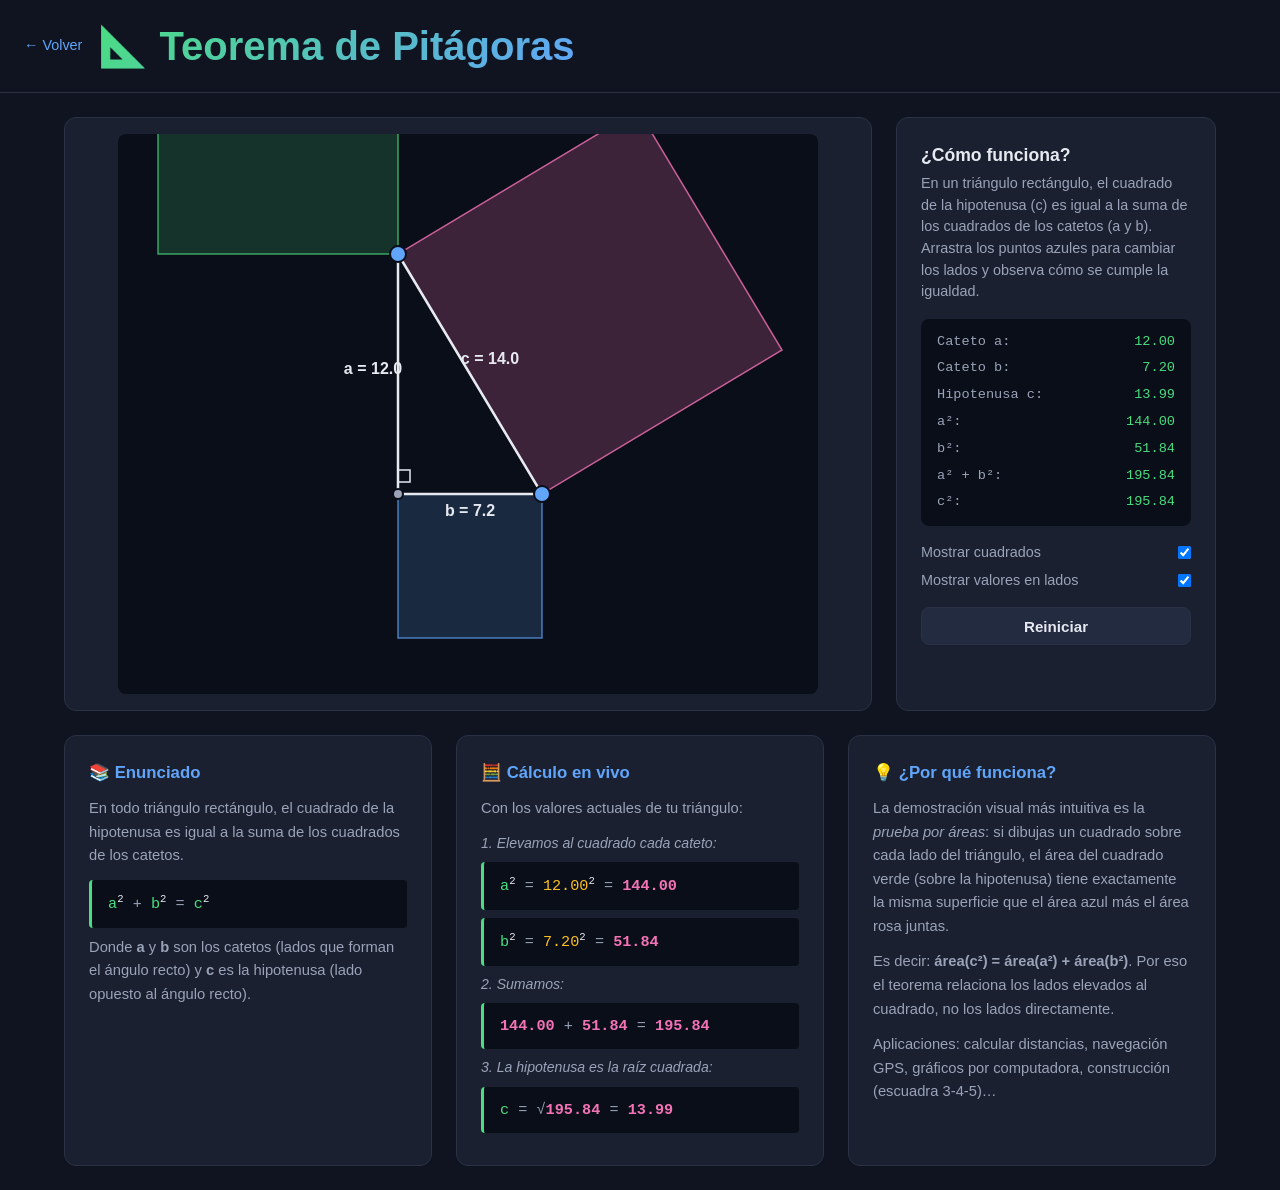
<file: demos/pitagoras.html>
<!DOCTYPE html>
<html lang="es">
<head>
<meta charset="UTF-8">
<meta name="viewport" content="width=device-width, initial-scale=1.0">
<title>Teorema de Pitágoras — MatGame</title>
<link rel="stylesheet" href="../styles.css">
</head>
<body>
<header class="demo-header">
  <a href="../index.html" class="back-link">← Volver</a>
  <h1>📐 Teorema de Pitágoras</h1>
</header>

<main class="demo-layout">
  <div class="canvas-wrap">
    <canvas id="canvas" width="700" height="560"></canvas>
  </div>

  <aside class="controls">
    <div>
      <h3>¿Cómo funciona?</h3>
      <p class="description">
        En un triángulo rectángulo, el cuadrado de la hipotenusa (c) es igual a la suma
        de los cuadrados de los catetos (a y b). Arrastra los puntos azules para cambiar
        los lados y observa cómo se cumple la igualdad.
      </p>
    </div>

    <div class="stats">
      <span class="label">Cateto a:</span><span class="value" id="stat-a">0</span>
      <span class="label">Cateto b:</span><span class="value" id="stat-b">0</span>
      <span class="label">Hipotenusa c:</span><span class="value" id="stat-c">0</span>
      <span class="label">a²:</span><span class="value" id="stat-a2">0</span>
      <span class="label">b²:</span><span class="value" id="stat-b2">0</span>
      <span class="label">a² + b²:</span><span class="value" id="stat-sum">0</span>
      <span class="label">c²:</span><span class="value" id="stat-c2">0</span>
    </div>

    <div class="control-group">
      <label>Mostrar cuadrados <input type="checkbox" id="show-squares" checked></label>
      <label>Mostrar valores en lados <input type="checkbox" id="show-labels" checked></label>
    </div>

    <button class="secondary" id="reset">Reiniciar</button>
  </aside>
</main>

<section class="theory">
  <div class="theory-card">
    <h3>📚 Enunciado</h3>
    <p>En todo triángulo rectángulo, el cuadrado de la hipotenusa es igual a la suma de los cuadrados de los catetos.</p>
    <div class="formula"><span class="var">a</span><sup>2</sup> <span class="op">+</span> <span class="var">b</span><sup>2</sup> <span class="op">=</span> <span class="var">c</span><sup>2</sup></div>
    <p>Donde <strong>a</strong> y <strong>b</strong> son los catetos (lados que forman el ángulo recto) y <strong>c</strong> es la hipotenusa (lado opuesto al ángulo recto).</p>
  </div>

  <div class="theory-card">
    <h3>🧮 Cálculo en vivo</h3>
    <p>Con los valores actuales de tu triángulo:</p>
    <div class="step">1. Elevamos al cuadrado cada cateto:</div>
    <div class="formula"><span class="var">a</span><sup>2</sup> <span class="op">=</span> <span class="num" id="liv-a">0</span><sup>2</sup> <span class="op">=</span> <span class="res" id="liv-a2">0</span></div>
    <div class="formula"><span class="var">b</span><sup>2</sup> <span class="op">=</span> <span class="num" id="liv-b">0</span><sup>2</sup> <span class="op">=</span> <span class="res" id="liv-b2">0</span></div>
    <div class="step">2. Sumamos:</div>
    <div class="formula"><span class="res" id="liv-a2b">0</span> <span class="op">+</span> <span class="res" id="liv-b2b">0</span> <span class="op">=</span> <span class="res" id="liv-sum">0</span></div>
    <div class="step">3. La hipotenusa es la raíz cuadrada:</div>
    <div class="formula"><span class="var">c</span> <span class="op">= √</span><span class="res" id="liv-sum2">0</span> <span class="op">=</span> <span class="res" id="liv-c">0</span></div>
  </div>

  <div class="theory-card">
    <h3>💡 ¿Por qué funciona?</h3>
    <p>La demostración visual más intuitiva es la <em>prueba por áreas</em>: si dibujas un cuadrado sobre cada lado del triángulo, el área del cuadrado verde (sobre la hipotenusa) tiene exactamente la misma superficie que el área azul más el área rosa juntas.</p>
    <p>Es decir: <strong>área(c²) = área(a²) + área(b²)</strong>. Por eso el teorema relaciona los lados elevados al cuadrado, no los lados directamente.</p>
    <p>Aplicaciones: calcular distancias, navegación GPS, gráficos por computadora, construcción (escuadra 3-4-5)…</p>
  </div>
</section>

<script src="pitagoras.js"></script>
</body>
</html>
</file>
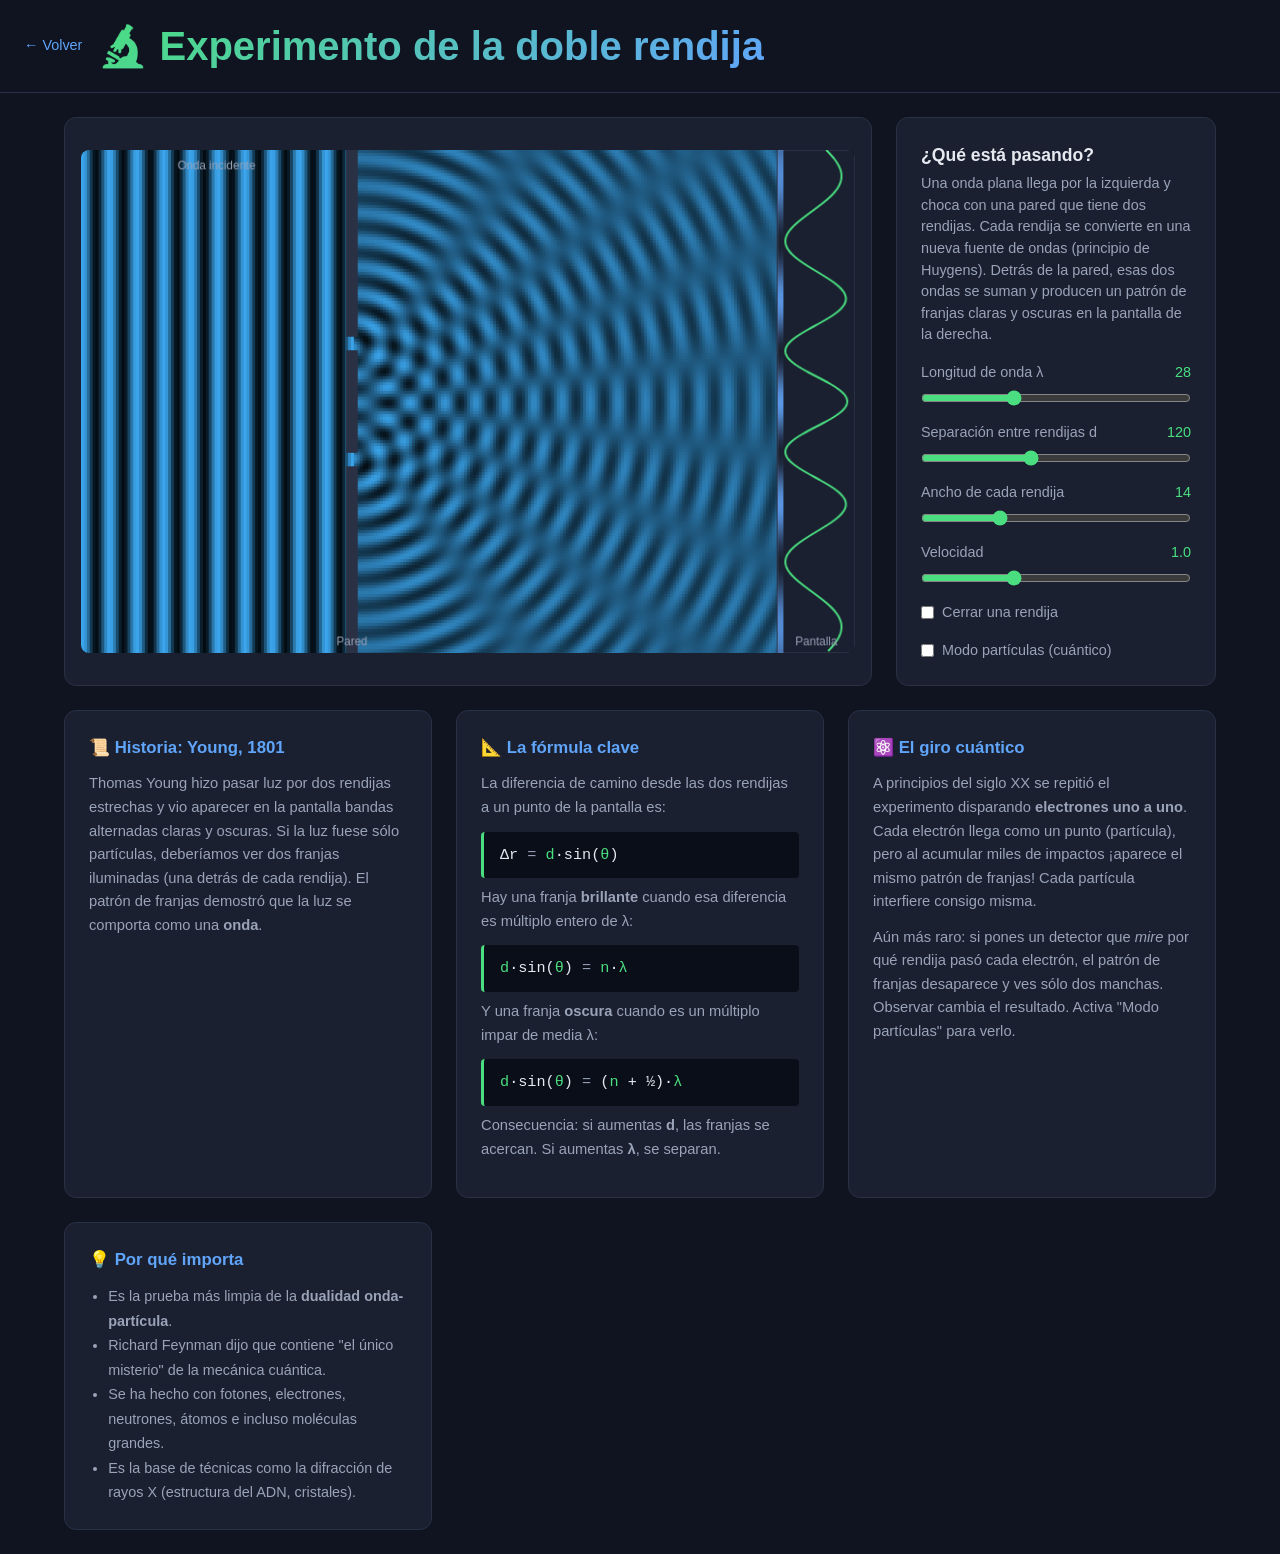
<file: demos/rendija.html>
<!DOCTYPE html>
<html lang="es">
<head>
<meta charset="UTF-8">
<meta name="viewport" content="width=device-width, initial-scale=1.0">
<title>Doble rendija — MatGame</title>
<link rel="stylesheet" href="../styles.css">
</head>
<body>
<header class="demo-header">
  <a href="../index.html" class="back-link">← Volver</a>
  <h1>🔬 Experimento de la doble rendija</h1>
</header>

<main class="demo-layout">
  <div class="canvas-wrap">
    <canvas id="canvas" width="800" height="520"></canvas>
  </div>

  <aside class="controls">
    <div>
      <h3>¿Qué está pasando?</h3>
      <p class="description">
        Una onda plana llega por la izquierda y choca con una pared que tiene dos rendijas.
        Cada rendija se convierte en una nueva fuente de ondas (principio de Huygens). Detrás
        de la pared, esas dos ondas se suman y producen un patrón de franjas claras y oscuras
        en la pantalla de la derecha.
      </p>
    </div>

    <div class="control-group">
      <label>Longitud de onda λ <span id="wl-val">28</span></label>
      <input type="range" id="wl" min="12" max="60" step="1" value="28">
    </div>
    <div class="control-group">
      <label>Separación entre rendijas d <span id="sep-val">120</span></label>
      <input type="range" id="sep" min="40" max="240" step="2" value="120">
    </div>
    <div class="control-group">
      <label>Ancho de cada rendija <span id="sw-val">14</span></label>
      <input type="range" id="sw" min="4" max="40" step="1" value="14">
    </div>
    <div class="control-group">
      <label>Velocidad <span id="sp-val">1.0</span></label>
      <input type="range" id="sp" min="0" max="3" step="0.1" value="1">
    </div>

    <label style="display:flex;align-items:center;gap:0.5rem;color:var(--text-dim);font-size:0.9rem">
      <input type="checkbox" id="oneSlit">
      Cerrar una rendija
    </label>
    <label style="display:flex;align-items:center;gap:0.5rem;color:var(--text-dim);font-size:0.9rem">
      <input type="checkbox" id="particles">
      Modo partículas (cuántico)
    </label>
  </aside>
</main>

<section class="theory">
  <div class="theory-card">
    <h3>📜 Historia: Young, 1801</h3>
    <p>
      Thomas Young hizo pasar luz por dos rendijas estrechas y vio aparecer en la pantalla
      bandas alternadas claras y oscuras. Si la luz fuese sólo partículas, deberíamos ver
      dos franjas iluminadas (una detrás de cada rendija). El patrón de franjas demostró
      que la luz se comporta como una <strong>onda</strong>.
    </p>
  </div>

  <div class="theory-card">
    <h3>📐 La fórmula clave</h3>
    <p>La diferencia de camino desde las dos rendijas a un punto de la pantalla es:</p>
    <div class="formula">Δr <span class="op">=</span> <span class="var">d</span>·sin(<span class="var">θ</span>)</div>
    <p>Hay una franja <strong>brillante</strong> cuando esa diferencia es múltiplo entero de λ:</p>
    <div class="formula"><span class="var">d</span>·sin(<span class="var">θ</span>) <span class="op">=</span> <span class="var">n</span>·<span class="var">λ</span></div>
    <p>Y una franja <strong>oscura</strong> cuando es un múltiplo impar de media λ:</p>
    <div class="formula"><span class="var">d</span>·sin(<span class="var">θ</span>) <span class="op">=</span> (<span class="var">n</span> + ½)·<span class="var">λ</span></div>
    <p>Consecuencia: si aumentas <strong>d</strong>, las franjas se acercan. Si aumentas <strong>λ</strong>, se separan.</p>
  </div>

  <div class="theory-card">
    <h3>⚛️ El giro cuántico</h3>
    <p>
      A principios del siglo XX se repitió el experimento disparando <strong>electrones uno a uno</strong>.
      Cada electrón llega como un punto (partícula), pero al acumular miles de impactos
      ¡aparece el mismo patrón de franjas! Cada partícula interfiere consigo misma.
    </p>
    <p>
      Aún más raro: si pones un detector que <em>mire</em> por qué rendija pasó cada
      electrón, el patrón de franjas desaparece y ves sólo dos manchas. Observar cambia
      el resultado. Activa "Modo partículas" para verlo.
    </p>
  </div>

  <div class="theory-card">
    <h3>💡 Por qué importa</h3>
    <ul style="color:var(--text-dim); font-size:0.9rem; margin-left:1.2rem; line-height:1.7;">
      <li>Es la prueba más limpia de la <strong>dualidad onda-partícula</strong>.</li>
      <li>Richard Feynman dijo que contiene "el único misterio" de la mecánica cuántica.</li>
      <li>Se ha hecho con fotones, electrones, neutrones, átomos e incluso moléculas grandes.</li>
      <li>Es la base de técnicas como la difracción de rayos X (estructura del ADN, cristales).</li>
    </ul>
  </div>
</section>

<script src="rendija.js"></script>
</body>
</html>
</file>
<file: styles.css>
:root {
  --bg: #0f1420;
  --bg-card: #1a2030;
  --bg-card-hover: #232b40;
  --text: #e6e9f0;
  --text-dim: #9aa3b8;
  --accent: #4ade80;
  --accent-2: #60a5fa;
  --border: #2a3145;
}

* { box-sizing: border-box; margin: 0; padding: 0; }

body {
  font-family: -apple-system, BlinkMacSystemFont, "Segoe UI", Roboto, sans-serif;
  background: var(--bg);
  color: var(--text);
  min-height: 100vh;
  line-height: 1.5;
}

header {
  text-align: center;
  padding: 3rem 1rem 2rem;
  border-bottom: 1px solid var(--border);
}

header h1 {
  font-size: 2.5rem;
  background: linear-gradient(135deg, var(--accent), var(--accent-2));
  -webkit-background-clip: text;
  -webkit-text-fill-color: transparent;
  background-clip: text;
}

.subtitle { color: var(--text-dim); margin-top: 0.5rem; }

.grid {
  display: grid;
  grid-template-columns: repeat(auto-fill, minmax(280px, 1fr));
  gap: 1.5rem;
  max-width: 1100px;
  margin: 2rem auto;
  padding: 0 1.5rem;
}

.card {
  background: var(--bg-card);
  border: 1px solid var(--border);
  border-radius: 12px;
  padding: 1.5rem;
  text-decoration: none;
  color: var(--text);
  transition: transform 0.15s, background 0.15s, border-color 0.15s;
  display: flex;
  flex-direction: column;
  gap: 0.6rem;
}

.card:hover:not(.card-disabled) {
  background: var(--bg-card-hover);
  border-color: var(--accent);
  transform: translateY(-2px);
}

.card-disabled { opacity: 0.5; cursor: not-allowed; }

.card-icon { font-size: 2.5rem; }
.card h2 { font-size: 1.25rem; }
.card p { color: var(--text-dim); font-size: 0.95rem; flex: 1; }

.tag {
  display: inline-block;
  align-self: flex-start;
  background: rgba(74, 222, 128, 0.15);
  color: var(--accent);
  padding: 0.2rem 0.7rem;
  border-radius: 999px;
  font-size: 0.8rem;
}

footer {
  text-align: center;
  padding: 2rem 1rem;
  color: var(--text-dim);
  font-size: 0.9rem;
  border-top: 1px solid var(--border);
}

/* ===== Demo pages ===== */
.demo-header {
  display: flex;
  align-items: center;
  gap: 1rem;
  padding: 1rem 1.5rem;
  border-bottom: 1px solid var(--border);
}

.back-link {
  color: var(--accent-2);
  text-decoration: none;
  font-size: 0.9rem;
}
.back-link:hover { text-decoration: underline; }

.demo-layout {
  display: grid;
  grid-template-columns: 1fr 320px;
  gap: 1.5rem;
  max-width: 1200px;
  margin: 1.5rem auto;
  padding: 0 1.5rem;
}

@media (max-width: 800px) {
  .demo-layout { grid-template-columns: 1fr; }
}

.canvas-wrap {
  background: var(--bg-card);
  border: 1px solid var(--border);
  border-radius: 12px;
  padding: 1rem;
  display: flex;
  justify-content: center;
  align-items: center;
}

canvas {
  display: block;
  max-width: 100%;
  height: auto;
  background: #0a0e18;
  border-radius: 8px;
  cursor: grab;
}
canvas:active { cursor: grabbing; }

.controls {
  background: var(--bg-card);
  border: 1px solid var(--border);
  border-radius: 12px;
  padding: 1.5rem;
  display: flex;
  flex-direction: column;
  gap: 1rem;
}

.controls h3 { font-size: 1.1rem; margin-bottom: 0.3rem; }
.controls .description { color: var(--text-dim); font-size: 0.9rem; }

.control-group { display: flex; flex-direction: column; gap: 0.4rem; }
.control-group label {
  display: flex;
  justify-content: space-between;
  font-size: 0.9rem;
  color: var(--text-dim);
}
.control-group label span { color: var(--accent); font-variant-numeric: tabular-nums; }

input[type="range"] {
  width: 100%;
  accent-color: var(--accent);
}

button {
  background: var(--accent);
  color: #0a0e18;
  border: none;
  padding: 0.6rem 1rem;
  border-radius: 8px;
  font-weight: 600;
  cursor: pointer;
  font-size: 0.95rem;
}
button:hover { background: #6ee79a; }
button.secondary { background: var(--bg-card-hover); color: var(--text); border: 1px solid var(--border); }

.stats {
  background: #0a0e18;
  border-radius: 8px;
  padding: 0.8rem 1rem;
  font-family: ui-monospace, "Cascadia Code", monospace;
  font-size: 0.85rem;
  display: grid;
  grid-template-columns: 1fr 1fr;
  gap: 0.4rem 1rem;
}
.stats .label { color: var(--text-dim); }
.stats .value { color: var(--accent); text-align: right; font-variant-numeric: tabular-nums; }

/* Explainer / theory panel */
.theory {
  max-width: 1200px;
  margin: 1.5rem auto;
  padding: 0 1.5rem;
  display: grid;
  grid-template-columns: repeat(auto-fit, minmax(300px, 1fr));
  gap: 1.5rem;
}
.theory-card {
  background: var(--bg-card);
  border: 1px solid var(--border);
  border-radius: 12px;
  padding: 1.5rem;
}
.theory-card h3 {
  color: var(--accent-2);
  margin-bottom: 0.75rem;
  font-size: 1.05rem;
}
.theory-card p {
  color: var(--text-dim);
  font-size: 0.92rem;
  line-height: 1.6;
  margin-bottom: 0.75rem;
}
.formula {
  background: #0a0e18;
  border-left: 3px solid var(--accent);
  padding: 0.75rem 1rem;
  margin: 0.5rem 0;
  border-radius: 4px;
  font-family: ui-monospace, "Cascadia Code", monospace;
  font-size: 0.95rem;
  color: var(--text);
  overflow-x: auto;
  white-space: nowrap;
}
.formula .var { color: var(--accent); }
.formula .num { color: #fbbf24; }
.formula .op { color: var(--text-dim); }
.formula .res { color: #f472b6; font-weight: bold; }
.step {
  color: var(--text-dim);
  font-size: 0.88rem;
  margin: 0.4rem 0 0.2rem;
  font-style: italic;
}
sup { font-size: 0.7em; }
sub { font-size: 0.7em; }
</file>
